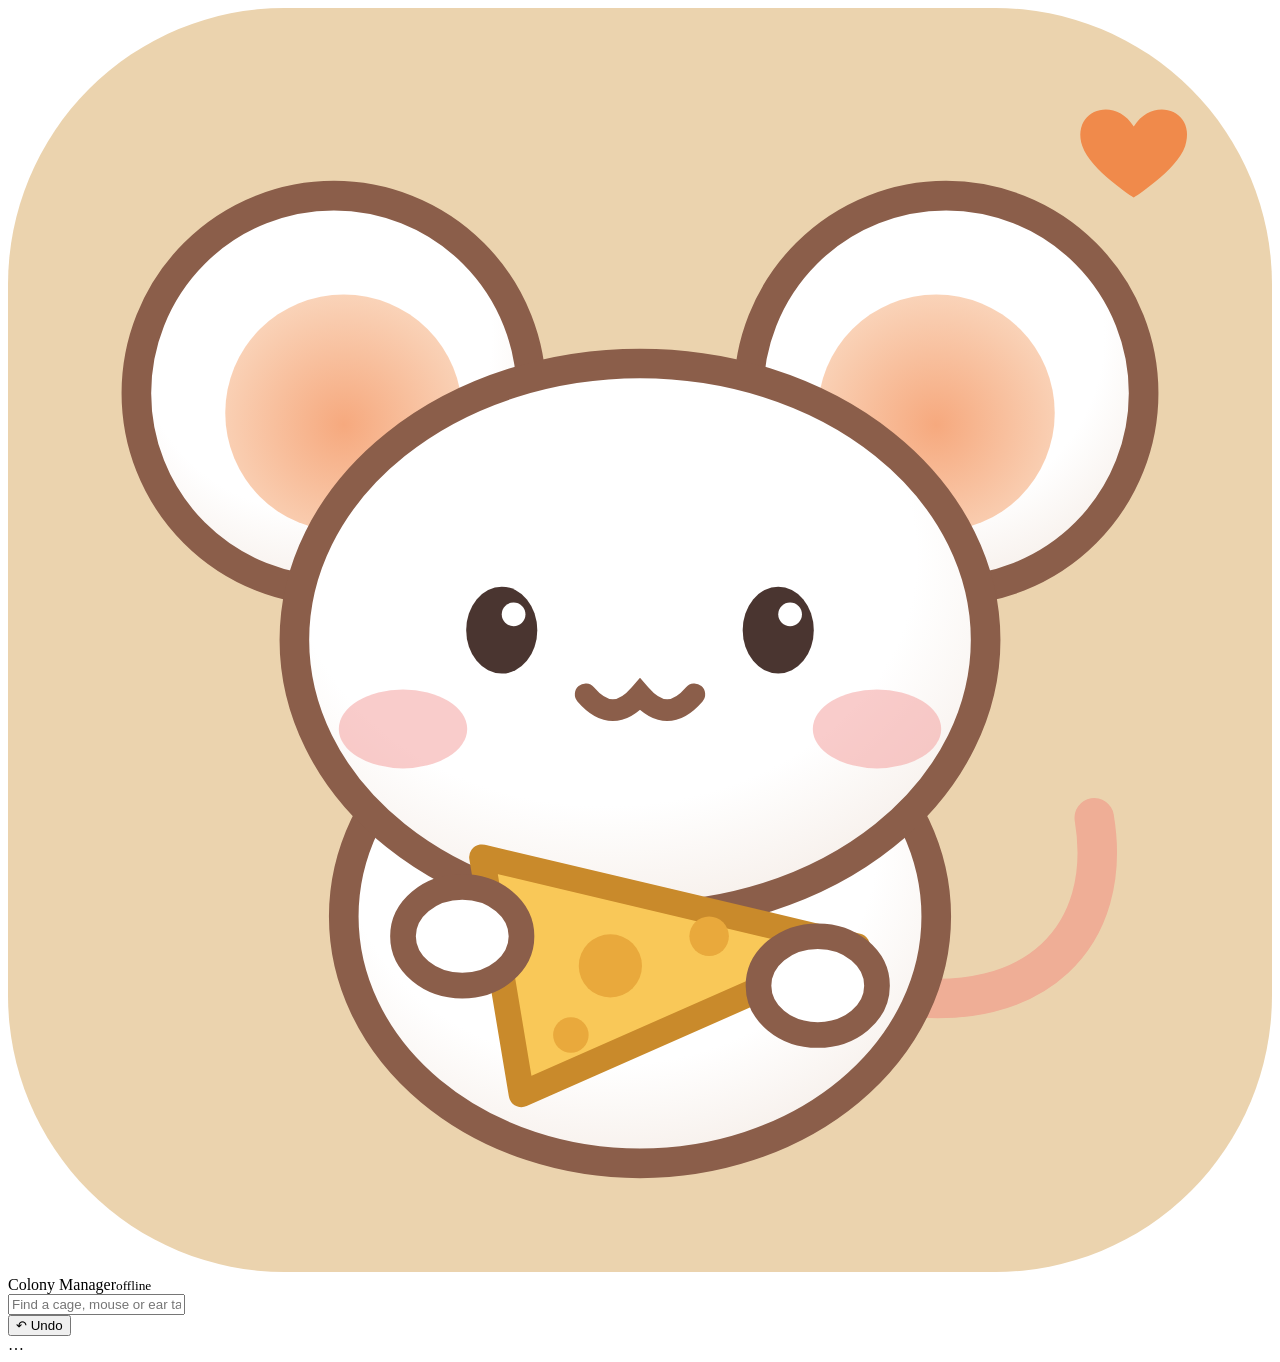
<file: src/template.html>
<!DOCTYPE html>
<html lang="en">
<head>
<meta charset="utf-8">
<meta name="viewport" content="width=device-width, initial-scale=1">
<meta http-equiv="Content-Security-Policy" content="default-src 'none'; script-src 'unsafe-inline'; style-src 'unsafe-inline'; img-src data: blob:; font-src data:; connect-src 'none'; form-action 'none'; base-uri 'none'">
<link rel="icon" type="image/svg+xml" href="[data-uri]">
<link rel="icon" type="image/png" sizes="32x32" href="[data-uri]">
<link rel="apple-touch-icon" href="[data-uri]">
<title>Colony Manager</title>
<style>
/*CSS*/
</style>
</head>
<body>
<div id="app">
  <header class="top">
    <div class="logo"><img class="logo-ic" alt="" src="[data-uri]">Colony Manager<small>offline</small></div>
    <div class="search-wrap"><input id="search" placeholder="Find a cage, mouse or ear tag…  ( / )" autocomplete="off"><div class="search-results" id="searchRes" hidden></div></div>
    <button class="btn" data-act="undo" title="Undo last change (Ctrl+Z)">↶ Undo</button>
    <div class="save-pill" id="savePill">…</div>
  </header>
  <nav class="side" id="nav"></nav>
  <main id="view"></main>
</div>
<div id="datalists" hidden></div>
<div id="print-area"></div>
<script>
/*CPEXCEL*/
</script>
<script>
/*XLSX*/
</script>
<script>
/*APP*/
</script>
</body>
</html>
</file>
